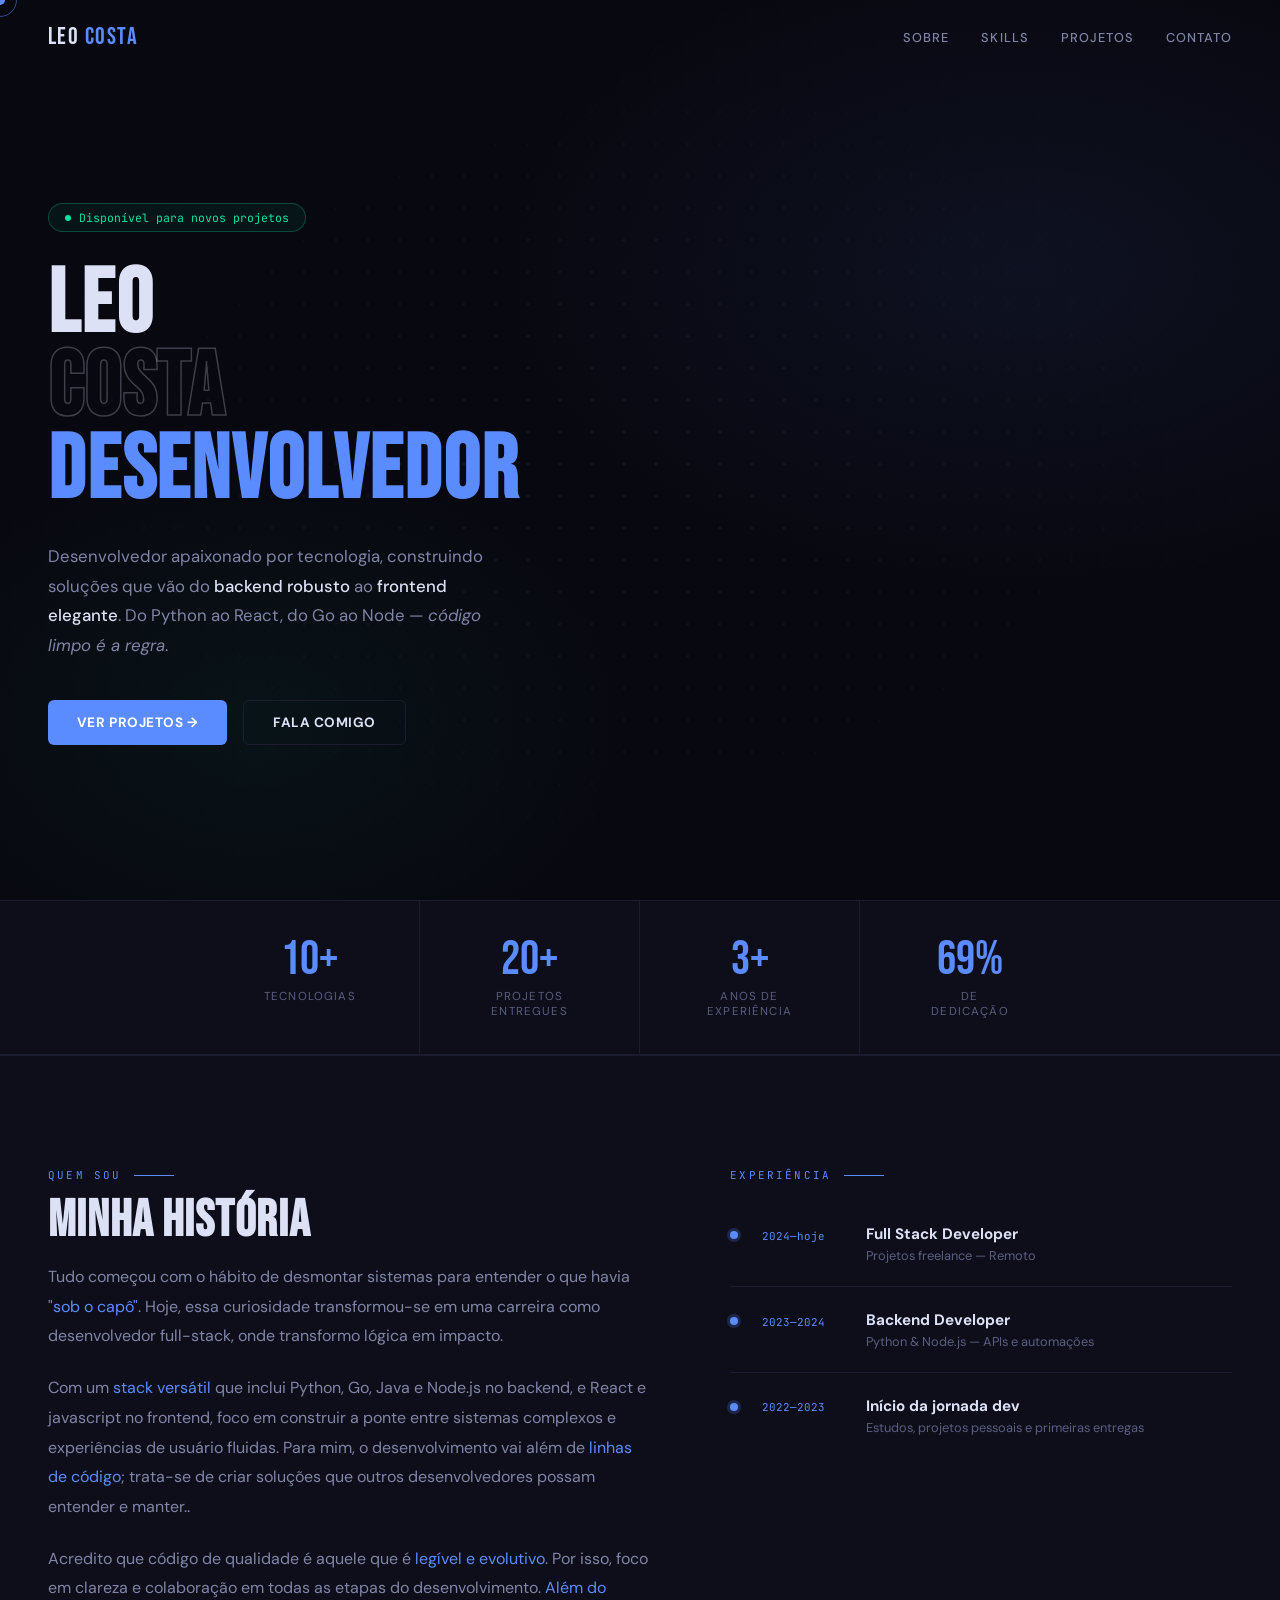
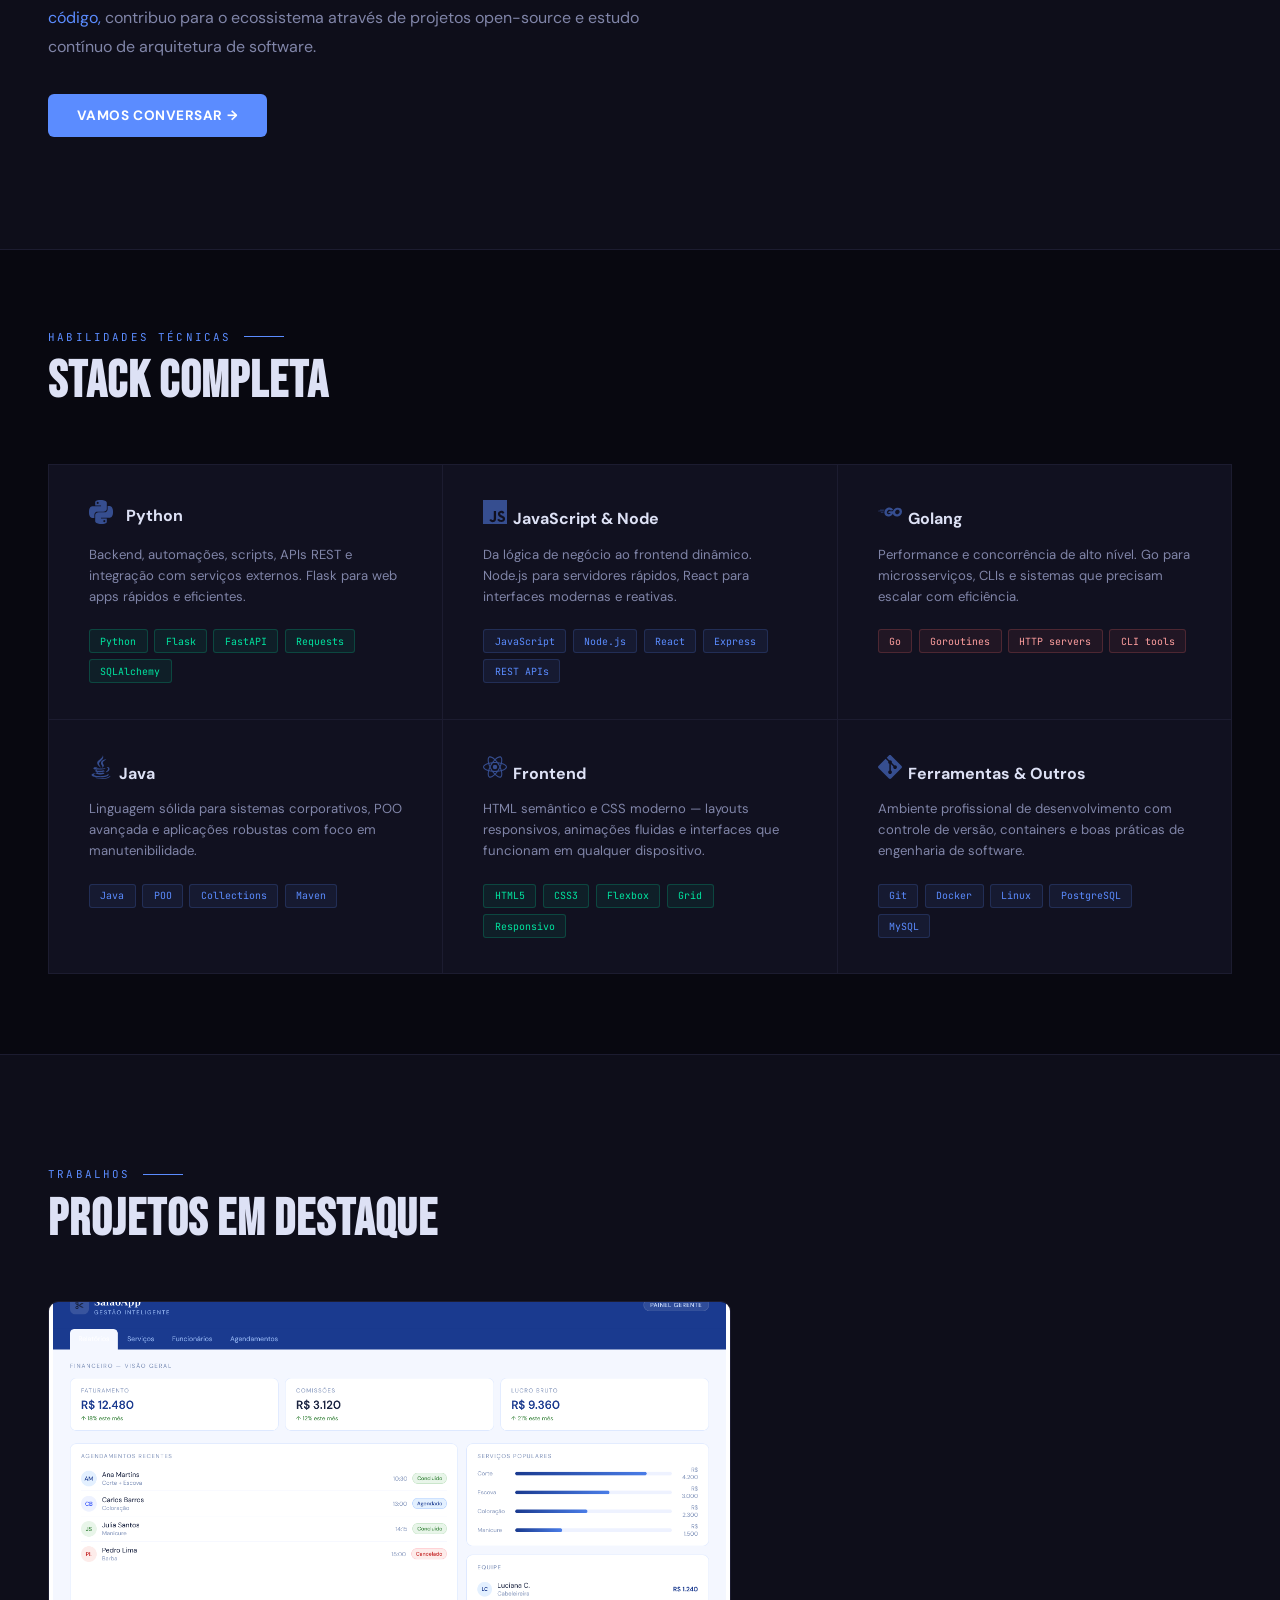
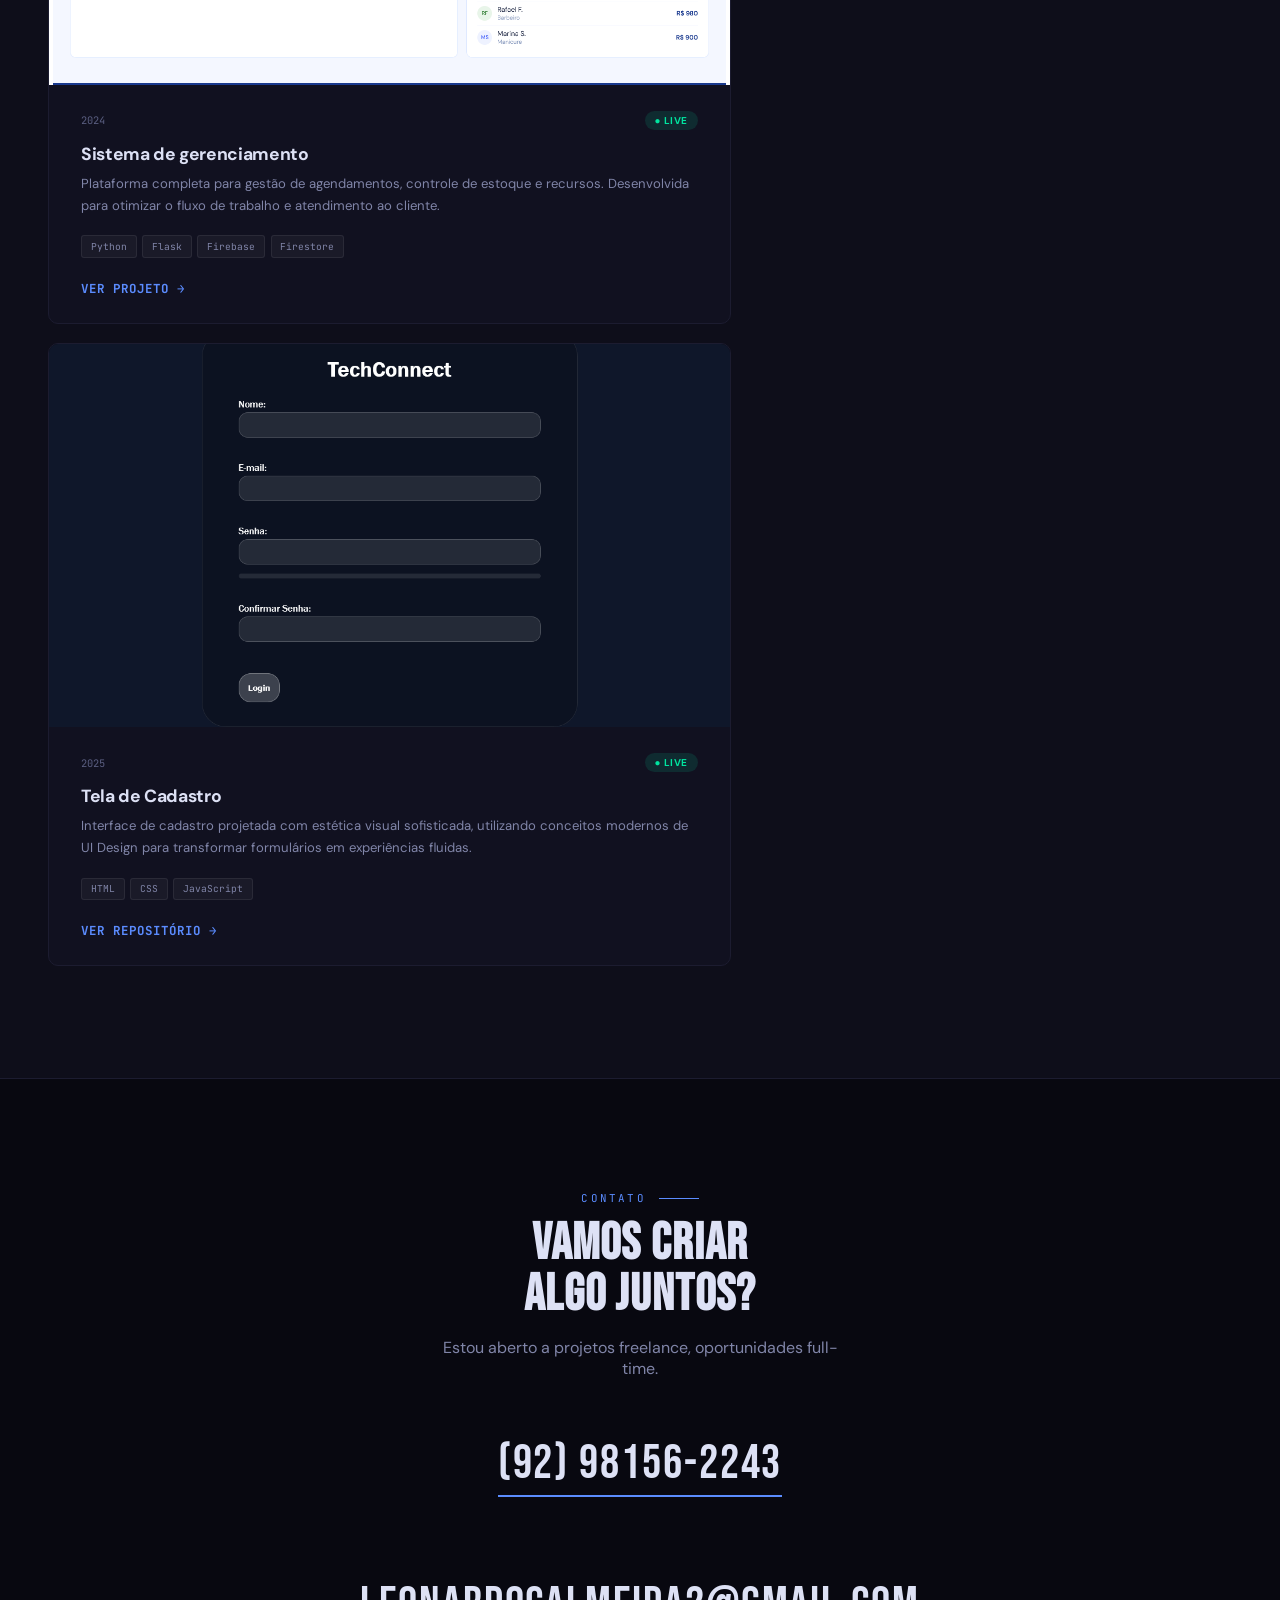
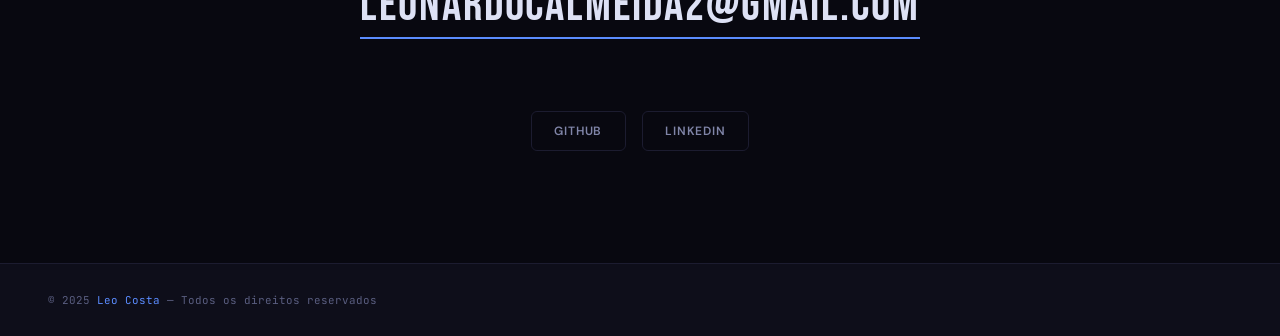
<file: index.html>
<!DOCTYPE html>
<html lang="pt-BR">
<head>
<meta charset="UTF-8">
<meta name="viewport" content="width=device-width, initial-scale=1.0">
<title>Leo Costa — Desenvolvedor</title>
<link rel="stylesheet" href="style.css">
<link href="https://fonts.googleapis.com/css2?family=Bebas+Neue&family=DM+Sans:ital,wght@0,300;0,400;0,500;0,700;1,300&family=JetBrains+Mono:wght@400;700&display=swap" rel="stylesheet">
</head>
<body>

<div class="hero-bg"></div>
<div class="dots-bg"></div>
<div id="cur"></div>
<div id="cur-ring"></div>

<!-- ── NAV ── -->
<nav id="nav">
  <div class="nav-name">Leo<em> Costa</em></div>
  <ul class="nav-links">
    <li><a href="#about">Sobre</a></li>
    <li><a href="#skills">Skills</a></li>
    <li><a href="#projects">Projetos</a></li>
    <li><a href="#contact">Contato</a></li>
  </ul>
</nav>

<!-- ── HERO ── -->
<div style="max-width:1300px;margin:0 auto">
  <section id="hero">    
    <div class="hero-left">
      <div class="badge">Disponível para novos projetos</div>
      <h1>
        LEO<br>
        <span class="outline">COSTA</span><br>
        <span class="blue">DESENVOLVEDOR</span>
      </h1>
      <p class="hero-desc">
        Desenvolvedor apaixonado por tecnologia, construindo soluções que vão do <strong>backend robusto</strong> ao <strong>frontend elegante</strong>. Do Python ao React, do Go ao Node — <em>código limpo é a regra</em>.
      </p>
      <div class="hero-ctas">
        <a href="#projects" class="btn btn-fill">Ver projetos →</a>
        <a href="#contact" class="btn btn-outline">Fala comigo</a>
      </div>
    </div>

  </section>
</div>

<!-- ── STATS ── -->
<div class="stats-row">
  <div class="stat">
    <span class="stat-n" data-to="10">0</span>
    <span class="stat-l">Tecnologias</span>
  </div>
  <div class="stat">
    <span class="stat-n" data-to="20">0</span>
    <span class="stat-l">Projetos entregues</span>
  </div>
  <div class="stat">
    <span class="stat-n" data-to="3">0</span>
    <span class="stat-l">Anos de experiência </span>
  </div>
  <div class="stat">
    <span class="stat-n" data-to="100">0</span>
    <span class="stat-l"> de dedicação</span>
  </div>
</div>

<!-- ── ABOUT ── -->
<section id="about" class="section">
  <div class="sec-inner">
    <div class="about-grid">
      <div class="about-story reveal">
        <div class="sec-eyebrow">Quem sou</div>
        <h2 class="sec-title">Minha história</h2>
        <p>
         Tudo começou com o hábito de desmontar sistemas para entender o que havia <em>"sob o capô"</em>. Hoje, essa curiosidade transformou-se em uma carreira como desenvolvedor full-stack, onde transformo lógica em impacto.
        </p>
        <p>
          Com um <em>stack versátil </em>que inclui Python, Go, Java e Node.js no backend, e React e javascript no frontend, foco em construir a ponte entre sistemas complexos e experiências de usuário fluidas. Para mim, o desenvolvimento vai além de <em>linhas de código</em>; trata-se de criar soluções que outros desenvolvedores possam entender e manter..
        </p>
        <p>
        Acredito que código de qualidade é aquele que é <em>legível e evolutivo</em>. Por isso, foco em clareza e colaboração em todas as etapas do desenvolvimento. <em>Além do código,</em> contribuo para o ecossistema através de projetos open-source e estudo contínuo de arquitetura de software.
        </p>
        <div style="margin-top:2rem">
          <a href="#contact" class="btn btn-fill">Vamos conversar →</a>
        </div>
      </div>

      <div class="reveal">
        <div class="sec-eyebrow" style="margin-bottom:1.2rem">Experiência</div>
        <div class="timeline">
          <div class="tl-item">
            <div class="tl-dot"></div>
            <div class="tl-year">2024—hoje</div>
            <div class="tl-content">
              <div class="tl-role">Full Stack Developer</div>
              <div class="tl-co">Projetos freelance — Remoto</div>
            </div>
          </div>
          <div class="tl-item">
            <div class="tl-dot"></div>
            <div class="tl-year">2023—2024</div>
            <div class="tl-content">
              <div class="tl-role">Backend Developer</div>
              <div class="tl-co">Python & Node.js — APIs e automações</div>
            </div>
          </div>
          <div class="tl-item">
            <div class="tl-dot"></div>
            <div class="tl-year">2022—2023</div>
            <div class="tl-content">
              <div class="tl-role">Início da jornada dev</div>
              <div class="tl-co">Estudos, projetos pessoais e primeiras entregas</div>
            </div>
          </div>
        </div>
      </div>
    </div>
  </div>
</section>

<!-- ── SKILLS ── -->
<section id="skills" class="section" style="padding-top:5rem;padding-bottom:5rem">
  <div class="sec-inner">
    <div class="sec-eyebrow reveal">Habilidades técnicas</div>
    <h2 class="sec-title reveal">Stack completa</h2>

    <div class="skills-wrap reveal">
      <div class="skill-block">
        <div class="skill-header">
          <span class="skill-ico"><img src="logos/python(1).svg" alt="Python" class="skill-icon-img"></span>
          <span class="skill-name">Python</span>
        </div>
        <div class="skill-desc">Backend, automações, scripts, APIs REST e integração com serviços externos. Flask para web apps rápidos e eficientes.</div>
        <div class="pills">
          <span class="pill green">Python</span>
          <span class="pill green">Flask</span>
          <span class="pill green">FastAPI</span>
          <span class="pill green">Requests</span>
          <span class="pill green">SQLAlchemy</span>
        </div>
      </div>

      <div class="skill-block">
        <div class="skill-header">
          <span class="skill-ico"><img src="logos/javascript(1).svg" class="skill-icon-img"</span>
          <span class="skill-name">JavaScript & Node</span>
        </div>
        <div class="skill-desc">Da lógica de negócio ao frontend dinâmico. Node.js para servidores rápidos, React para interfaces modernas e reativas.</div>
        <div class="pills">
          <span class="pill">JavaScript</span>
          <span class="pill">Node.js</span>
          <span class="pill">React</span>
          <span class="pill">Express</span>
          <span class="pill">REST APIs</span>
        </div>
      </div>

      <div class="skill-block">
        <div class="skill-header">
          <span class="skill-ico"><img src="logos/go(1).svg" class="skill-icon-img"</span>
          <span class="skill-name">Golang</span>
        </div>
        <div class="skill-desc">Performance e concorrência de alto nível. Go para microsserviços, CLIs e sistemas que precisam escalar com eficiência.</div>
        <div class="pills">
          <span class="pill red">Go</span>
          <span class="pill red">Goroutines</span>
          <span class="pill red">HTTP servers</span>
          <span class="pill red">CLI tools</span>
        </div>
      </div>

      <div class="skill-block">
        <div class="skill-header">
          <span class="skill-ico"><img src="logos/icons8-java.svg" class="skill-icon-img"</span>
          <span class="skill-name">Java</span>
        </div>
        <div class="skill-desc">Linguagem sólida para sistemas corporativos, POO avançada e aplicações robustas com foco em manutenibilidade.</div>
        <div class="pills">
          <span class="pill">Java</span>
          <span class="pill">POO</span>
          <span class="pill">Collections</span>
          <span class="pill">Maven</span>
        </div>
      </div>

      <div class="skill-block">
        <div class="skill-header">
          <span class="skill-ico"><img src="logos/react(1).svg" class="skill-icon-img"</span>
          <span class="skill-name">Frontend</span>
        </div>
        <div class="skill-desc">HTML semântico e CSS moderno — layouts responsivos, animações fluidas e interfaces que funcionam em qualquer dispositivo.</div>
        <div class="pills">
          <span class="pill green">HTML5</span>
          <span class="pill green">CSS3</span>
          <span class="pill green">Flexbox</span>
          <span class="pill green">Grid</span>
          <span class="pill green">Responsivo</span>
        </div>
      </div>

      <div class="skill-block">
        <div class="skill-header">
          <span class="skill-ico"><img src="logos/git(1).svg" class="skill-icon-img"</span>
          <span class="skill-name">Ferramentas & Outros</span>
        </div>
        <div class="skill-desc">Ambiente profissional de desenvolvimento com controle de versão, containers e boas práticas de engenharia de software.</div>
        <div class="pills">
          <span class="pill">Git</span>
          <span class="pill">Docker</span>
          <span class="pill">Linux</span>
          <span class="pill">PostgreSQL</span>
          <span class="pill">MySQL</span>
        </div>
      </div>
    </div>
  </div>
</section>

<!-- ── PROJECTS ── -->
<section id="projects" class="section">
  <div class="sec-inner">
    <div class="sec-eyebrow reveal">Trabalhos</div>
    <h2 class="sec-title reveal">Projetos em destaque</h2>
    <p class="reveal" style="color:var(--muted2);font-size:.85rem;margin-bottom:.5rem">
      <span style="color:var(--muted);font-family:'JetBrains Mono',monospace"></span> 
    </p>

    <div class="proj-grid">

      <!-- Projeto 1 — grande -->
      <div class="proj-card col7 reveal">
        <img src="logos/Screenshot 2026-04-27 at 15-35-31 .png"   alt="Projeto API REST com Python & Flask" class="proj-img"> 
        
        
        <div class="proj-body">
          <div class="proj-meta">
            <span class="proj-year">2024</span>
            <span class="proj-status s-live">● Live</span>
          </div>
          <div class="proj-title">Sistema de gerenciamento</div>
          <div class="proj-desc">Plataforma completa para gestão de agendamentos, controle de estoque e recursos. Desenvolvida para otimizar o fluxo de trabalho e atendimento ao cliente.</div>
          <div class="proj-stack">
            <span class="stk">Python</span><span class="stk">Flask</span><span class="stk">Firebase</span>
            <span class="stk">Firestore</span>
          </div>
          <div class="proj-link-wrap">
      <a href="https://sistema-app-mbfu.onrender.com" 
         class="proj-link" 
         target="_blank" 
         rel="noopener noreferrer">
         Ver Projeto →
      </a>
    </div>
          </div>
        </div>
      

      <!-- Projeto 2 — pequeno -->
      <div class="proj-card col7 reveal">
         <img src="logos/tec login.png" alt="tela de cadastro" class="proj-img"
        </div>
        <div class="proj-body">
          <div class="proj-meta">
            <span class="proj-year">2025</span>
            <span class="proj-status s-live">● Live</span>
          </div>
          <div class="proj-title">Tela de Cadastro</div>
          <div class="proj-desc">Interface de cadastro projetada com estética visual sofisticada, utilizando conceitos modernos de UI Design para transformar formulários em experiências fluidas.</div>
          <div class="proj-stack">
            <span class="stk">HTML</span><span class="stk">CSS</span><span class="stk">JavaScript</span>
          </div>
          <div class="proj-link-wrap">
          <a href="https://leocosta06.github.io/cadastro-inteligente/"  
         class="proj-link" 
         target="_blank" 
         rel="noopener noreferrer">
         Ver Repositório →
        </a>
            
          </div>
        </div>
      </div>
    </div>
     

    </div>
  </div>
</section>

<!-- ── CONTACT ── -->
<section id="contact" class="section">
  <div class="sec-inner">
    <div class="contact-inner">
      <div class="sec-eyebrow reveal" style="justify-content:center">Contato</div>
      <h2 class="sec-title reveal" style="text-align:center">VAMOS CRIAR<br>ALGO JUNTOS?</h2>
      <p class="reveal" style="color:var(--muted2);text-align:center;max-width:420px;margin:0 auto">
        Estou aberto a projetos freelance, oportunidades full-time.
      </p>

      <div style="text-align:center; margin-top: 1rem;">
        <a href="https://wa.me/5592981562243" target="_blank" rel="noopener noreferrer" class ="contact-phone">
          (92) 98156-2243
        </a>
      </div>
      <div style="text-align:center">
        <a href="mailto:leonardocalmeida2@gmail.com" class="big-email reveal">
          LEONARDOCALMEIDA2@GMAIL.COM
        </a>
      </div>

      <div class="socials reveal">
        <a href="https://github.com/leocosta06" target="_blank" rel="noopener noreferrer" class="soc-btn">GitHub</a>
        <a href="https://www.linkedin.com/in/leonardo-costa-828502265" target="_blank" rel="noopener noreferrer" class="soc-btn">LinkedIn</a>
      </div>
    </div>
  </div>
</section>

<!-- ── FOOTER ── -->
<footer>
  <div class="foot-mono">© 2025 <em>Leo Costa</em> — Todos os direitos reservados</div>
</footer>



<script src="script.js"></script>
</body>
</html>
</file>
<file: style.css>
:root {
  --bg: #080810;
  --surface: #0e0e1a;
  --card: #111120;
  --border: #1c1c30;
  --accent: #5b8cff;
  --accent-glow: rgba(91,140,255,0.18);
  --accent2: #ff6b6b;
  --accent3: #00e5a0;
  --text: #dde1f5;
  --muted: #5a5e80;
  --muted2: #8085a8;
}
*,*::before,*::after{box-sizing:border-box;margin:0;padding:0}
html{scroll-behavior:smooth}
body{
  background:var(--bg);
  color:var(--text);
  font-family:'DM Sans',sans-serif;
  overflow-x:hidden;
  cursor:none;
}

/* ── CURSOR ── */
#cur{
  position:fixed;width:10px;height:10px;
  background:var(--accent);border-radius:50%;
  pointer-events:none;z-index:9999;
  transform:translate(-50%,-50%);
  transition:transform .12s,background .2s;
}
#cur-ring{
  position:fixed;width:34px;height:34px;
  border:1.5px solid rgb(91,140,255,.5);
  border-radius:50%;pointer-events:none;z-index:9998;
  transform:translate(-50%,-50%);
  transition:width .25s,height .25s,opacity .25s;
}
a:hover~#cur,button:hover~#cur{transform:translate(-50%,-50%) scale(3)}

/* ── NAV ── */
nav{
  position:fixed;top:0;left:0;right:0;z-index:500;
  padding:1.4rem 3rem;
  display:flex;justify-content:space-between;align-items:center;
  transition:all .3s;
}
nav.scrolled{
  background:rgba(8,8,16,.88);
  backdrop-filter:blur(18px);
  border-bottom:1px solid var(--border);
}
.nav-name{
  font-family:'Bebas Neue',sans-serif;
  font-size:1.5rem;letter-spacing:.06em;
  color:var(--text);
}
.nav-name em{color:var(--accent);font-style:normal}
.nav-links{display:flex;gap:2rem;list-style:none}
.nav-links a{
  font-size:.8rem;font-weight:500;
  color:var(--muted2);text-decoration:none;
  letter-spacing:.08em;text-transform:uppercase;
  transition:color .2s;
}
.nav-links a:hover{color:var(--accent)}

/* ── HERO ── */
#hero{
  min-height:100vh;
  display:grid;
  grid-template-columns:1fr 1fr;
  align-items:center;
  gap:4rem;
  padding:7rem 3rem 4rem;
  position:relative;
  overflow:hidden;
  max-width:1300px;
  margin:0 auto;
}

.hero-bg{
  position:fixed;inset:0;z-index:-1;
  background:
    radial-gradient(ellipse 70% 60% at 80% 30%, rgba(91,140,255,.07) 0%, transparent 60%),
    radial-gradient(ellipse 50% 50% at 20% 80%, rgba(0,229,160,.05) 0%, transparent 60%),
    var(--bg);
}
/* animated dots grid */
.dots-bg{
  position:fixed;inset:0;z-index:-1;
  background-image:radial-gradient(circle, rgba(91,140,255,.12) 1px, transparent 1px);
  background-size:32px 32px;
  mask-image:radial-gradient(ellipse 80% 80% at 50% 50%, black, transparent);
}

.hero-left{position:relative;z-index:1}

.badge{
  display:inline-flex;align-items:center;gap:.5rem;
  font-family:'JetBrains Mono',monospace;
  font-size:.72rem;color:var(--accent3);
  border:1px solid rgba(0,229,160,.25);
  background:rgba(0,229,160,.06);
  padding:.35rem 1rem;border-radius:100px;
  margin-bottom:2rem;
  animation:fadeUp .5s ease both;
}
.badge::before{
  content:'';width:6px;height:6px;
  background:var(--accent3);border-radius:50%;
  animation:pulse 2s ease-in-out infinite;
}
@keyframes pulse{0%,100%{opacity:1;transform:scale(1)}50%{opacity:.4;transform:scale(.6)}}

h1{
  font-family:'Bebas Neue',sans-serif;
  font-size:clamp(4rem,7vw,7.5rem);
  line-height:.93;
  letter-spacing:.02em;
  margin-bottom:1.8rem;
  animation:fadeUp .5s .1s ease both;
}
h1 .outline{
  -webkit-text-stroke:1.5px rgba(221,225,245,.25);
  color:transparent;
}
h1 .blue{color:var(--accent)}

.hero-desc{
  font-size:1.05rem;
  color:var(--muted2);
  line-height:1.75;
  max-width:440px;
  margin-bottom:2.5rem;
  animation:fadeUp .5s .2s ease both;
}
.hero-desc strong{color:var(--text);font-weight:500}

.hero-ctas{
  display:flex;gap:1rem;flex-wrap:wrap;
  animation:fadeUp .5s .3s ease both;
}
.btn{
  display:inline-flex;align-items:center;gap:.5rem;
  padding:.8rem 1.8rem;border-radius:6px;
  font-weight:700;font-size:.85rem;
  text-decoration:none;letter-spacing:.04em;
  text-transform:uppercase;transition:all .22s;
  cursor:none;border:none;
}
.btn-fill{background:var(--accent);color:#fff}
.btn-fill:hover{background:#7aaeff;transform:translateY(-2px);box-shadow:0 8px 28px rgba(91,140,255,.35)}
.btn-outline{background:transparent;color:var(--text);border:1px solid var(--border)}
.btn-outline:hover{border-color:var(--accent);color:var(--accent);transform:translateY(-2px)}

/* ── FOTO ── */
.hero-right{
  position:relative;z-index:1;
  display:flex;justify-content:center;align-items:center;
  animation:fadeUp .5s .15s ease both;
}
.photo-wrapper{
  position:relative;
  width:340px;height:400px;
}
.photo-frame{
  width:100%;height:100%;
  border-radius:16px;
  overflow:hidden;
  border:1px solid var(--border);
  position:relative;
  background:var(--card);
}
.photo-frame img{
  width:100%;height:100%;
  object-fit:cover;
  display:block;
  transition:transform .4s;
}
.photo-frame:hover img{transform:scale(1.04)}

/* placeholder quando sem imagem */
.photo-placeholder{
  width:100%;height:100%;
  display:flex;flex-direction:column;
  align-items:center;justify-content:center;
  gap:1rem;color:var(--muted);
  font-family:'JetBrains Mono',monospace;
  font-size:.75rem;text-align:center;
  padding:2rem;
}
.photo-placeholder svg{opacity:.3}

.photo-corner{
  position:absolute;
  width:24px;height:24px;
  border-color:var(--accent);border-style:solid;
}
.pc-tl{top:-8px;left:-8px;border-width:2px 0 0 2px}
.pc-tr{top:-8px;right:-8px;border-width:2px 2px 0 0}
.pc-bl{bottom:-8px;left:-8px;border-width:0 0 2px 2px}
.pc-br{bottom:-8px;right:-8px;border-width:0 2px 2px 0}

.photo-tag{
  position:absolute;
  bottom:-16px;left:50%;transform:translateX(-50%);
  background:var(--card);
  border:1px solid var(--border);
  border-radius:8px;
  padding:.75rem 1.25rem;
  white-space:nowrap;
  font-family:'JetBrains Mono',monospace;
  font-size:.7rem;color:var(--accent);
  box-shadow:0 8px 32px rgba(0,0,0,.5);
}

/* ── STATS ── */
.stats-row{
  background:var(--surface);
  border-top:1px solid var(--border);
  border-bottom:1px solid var(--border);
  display:flex;justify-content:center;
}
.stat{
  padding:2.2rem 4rem;
  text-align:center;
  border-right:1px solid var(--border);
  flex:1;max-width:220px;
}
.stat:last-child{border-right:none}
.stat-n{
  font-family:'Bebas Neue',sans-serif;
  font-size:3rem;color:var(--accent);
  display:block;line-height:1;
}
.stat-l{
  font-size:.72rem;color:var(--muted);
  text-transform:uppercase;letter-spacing:.1em;
  margin-top:.3rem;display:block;
}

/* ── SECTIONS COMMON ── */
.section{padding:7rem 3rem}
.sec-inner{max-width:1200px;margin:0 auto}
.sec-eyebrow{
  font-family:'JetBrains Mono',monospace;
  font-size:.68rem;color:var(--accent);
  text-transform:uppercase;letter-spacing:.2em;
  margin-bottom:.8rem;
  display:flex;align-items:center;gap:.8rem;
}
.sec-eyebrow::after{content:'';width:40px;height:1px;background:var(--accent);display:inline-block}
.sec-title{
  font-family:'Bebas Neue',sans-serif;
  font-size:clamp(2.5rem,4vw,4rem);
  letter-spacing:.02em;
  line-height:1;
  margin-bottom:1rem;
}

.reveal{opacity:0;transform:translateY(36px);transition:opacity .7s ease,transform .7s ease}
.reveal.on{opacity:1;transform:translateY(0)}

/* ── ABOUT ── */
#about{background:var(--surface);border-top:1px solid var(--border);border-bottom:1px solid var(--border)}
.about-grid{
  display:grid;
  grid-template-columns:1.2fr 1fr;
  gap:5rem;align-items:start;
}
.about-story p{
  font-size:1rem;color:var(--muted2);
  line-height:1.85;margin-bottom:1.4rem;
}
.about-story p strong{color:var(--text);font-weight:500}
.about-story p em{color:var(--accent);font-style:normal}

.timeline{display:flex;flex-direction:column;gap:0}
.tl-item{
  display:flex;gap:1.5rem;
  padding:1.4rem 0;
  border-bottom:1px solid var(--border);
  position:relative;
}
.tl-item:last-child{border-bottom:none}
.tl-dot{
  width:8px;height:8px;
  border-radius:50%;
  background:var(--accent);
  margin-top:.45rem;
  flex-shrink:0;
  box-shadow:0 0 0 3px rgba(91,140,255,.2);
}
.tl-year{
  font-family:'JetBrains Mono',monospace;
  font-size:.68rem;color:var(--accent);
  white-space:nowrap;
  margin-top:.3rem;
  min-width:80px;
}
.tl-content{}
.tl-role{font-weight:700;font-size:.95rem}
.tl-co{font-size:.8rem;color:var(--muted);margin-top:.2rem}

/* ── SKILLS ── */
#skills{}
.skills-wrap{
  display:grid;
  grid-template-columns:repeat(auto-fit,minmax(300px,1fr));
  gap:1px;
  border:1px solid var(--border);
  background:var(--border);
  margin-top:3.5rem;
}
.skill-block{
  background:var(--card);
  padding:2.2rem 2.5rem;
  transition:background .25s;
  position:relative;overflow:hidden;
}
.skill-block::after{
  content:'';
  position:absolute;bottom:0;left:0;right:0;height:2px;
  background:linear-gradient(90deg,var(--accent),var(--accent3));
  transform:scaleX(0);transform-origin:left;
  transition:transform .4s;
}
.skill-block:hover{background:#141426}
.skill-block:hover::after{transform:scaleX(1)}

.skill-header{display:flex;align-items:center;gap:.8rem;margin-bottom:.8rem}
.skill-ico{font-size:1.5rem}
.skill-name{font-size:1rem;font-weight:700}
.skill-desc{font-size:.82rem;color:var(--muted2);line-height:1.6;margin-bottom:1.4rem}

.pills{display:flex;flex-wrap:wrap;gap:.4rem}
.pill{
  font-family:'JetBrains Mono',monospace;
  font-size:.62rem;
  padding:.28rem .65rem;border-radius:3px;
  background:rgba(91,140,255,.08);
  color:var(--accent);
  border:1px solid rgba(91,140,255,.18);
  transition:background .2s;
}
.pill:hover{background:rgba(91,140,255,.16)}
.pill.green{background:rgba(0,229,160,.07);color:var(--accent3);border-color:rgba(0,229,160,.2)}
.pill.red{background:rgba(255,107,107,.07);color:#ff9f9f;border-color:rgba(255,107,107,.2)}
.skill-icon-img {
  width: 24px; 
  height: auto;
}

/* ── PROJECTS ── */
#projects{background:var(--surface);border-top:1px solid var(--border);border-bottom:1px solid var(--border)}
.proj-grid{
  display:grid;
  grid-template-columns:repeat(12,1fr);
  gap:1.2rem;
  margin-top:3.5rem;
}
.proj-card{
  background:var(--card);
  border:1px solid var(--border);
  border-radius:10px;
  overflow:hidden;
  transition:transform .3s,border-color .3s,box-shadow .3s;
  cursor:none;
}
.proj-card:hover{
  transform:translateY(-5px);
  border-color:rgba(91,140,255,.35);
  box-shadow:0 16px 50px rgba(0,0,0,.5),0 0 0 1px rgba(91,140,255,.1);
}
.proj-card.col7{grid-column:span 7}
.proj-card.col5{grid-column:span 5}
.proj-card.col4{grid-column:span 4}
.proj-card.col12{grid-column:span 12}

/* ── IMAGEM DO PROJETO ── */
.proj-img{
  width:100%;
  aspect-ratio:16/9;
  object-fit:cover;
  display:block;
  background:var(--surface);
}
.proj-img-placeholder{
  width:100%;
  aspect-ratio:16/9;
  display:flex;align-items:center;justify-content:center;
  font-size:2.8rem;
  position:relative;
  overflow:hidden;
}
.proj-img-placeholder span{position:relative;z-index:1;filter:drop-shadow(0 0 16px currentColor)}

/* gradientes por projeto */
.grad-1{background:linear-gradient(135deg,#0d1117 0%,#161b22 50%,#0d1b33 100%)}
.grad-2{background:linear-gradient(135deg,#0f0c29 0%,#1a0040 50%,#0f2027 100%)}
.grad-3{background:linear-gradient(135deg,#0f2027 0%,#103040 50%,#0f3460 100%)}
.grad-4{background:linear-gradient(135deg,#1a0020 0%,#2d0050 50%,#0d0020 100%)}

.proj-body{padding:1.6rem 2rem}
.proj-meta{display:flex;align-items:center;justify-content:space-between;margin-bottom:.8rem}
.proj-year{font-family:'JetBrains Mono',monospace;font-size:.65rem;color:var(--muted)}
.proj-status{
  font-size:.62rem;font-weight:700;
  padding:.2rem .6rem;border-radius:100px;
  text-transform:uppercase;letter-spacing:.06em;
}
.s-live{background:rgba(0,229,160,.12);color:var(--accent3)}
.s-wip{background:rgba(255,107,107,.12);color:#ff9f9f}

.proj-title{font-size:1.1rem;font-weight:700;margin-bottom:.5rem;letter-spacing:-.02em}
.proj-desc{font-size:.82rem;color:var(--muted2);line-height:1.65;margin-bottom:1.2rem}
.proj-stack{display:flex;flex-wrap:wrap;gap:.35rem;margin-bottom:1.2rem}
.stk{
  font-family:'JetBrains Mono',monospace;font-size:.6rem;
  padding:.22rem .55rem;border-radius:3px;
  background:rgba(255,255,255,.04);color:var(--muted2);
  border:1px solid rgba(255,255,255,.07);
}

/* EDITABLE LINK */
.proj-link-wrap{position:relative;display:inline-block}
.proj-link{
  display:inline-flex;align-items:center;gap:.4rem;
  font-size:.78rem;font-weight:700;
  color:var(--accent);text-decoration:none;
  text-transform:uppercase;letter-spacing:.08em;
  transition:gap .2s;
  font-family:'JetBrains Mono',monospace;
}
.proj-link:hover{gap:.8rem}
.proj-link.empty{
  color:var(--muted);
  border-bottom:1px dashed var(--muted);
  cursor:pointer;
}
.link-hint{
  position:absolute;bottom:calc(100% + 6px);left:0;
  background:#1a1a30;border:1px solid var(--border);
  border-radius:6px;padding:.5rem .9rem;
  font-size:.68rem;color:var(--muted2);white-space:nowrap;
  pointer-events:none;opacity:0;
  transition:opacity .2s;
  font-family:'JetBrains Mono',monospace;
}
.proj-link.empty:hover+.link-hint{opacity:1}

/* ── EDIT MODAL ── */
.modal-overlay{
  position:fixed;inset:0;background:rgba(0,0,0,.7);
  backdrop-filter:blur(8px);
  z-index:800;display:none;
  align-items:center;justify-content:center;
}
.modal-overlay.open{display:flex}
.modal{
  background:var(--card);
  border:1px solid var(--border);
  border-radius:12px;
  padding:2.5rem;
  width:min(520px,90vw);
  position:relative;
}
.modal h3{
  font-family:'Bebas Neue',sans-serif;
  font-size:1.8rem;letter-spacing:.04em;
  margin-bottom:.3rem;
}
.modal p{font-size:.82rem;color:var(--muted);margin-bottom:1.8rem}
.modal label{
  display:block;font-size:.72rem;
  color:var(--muted2);text-transform:uppercase;
  letter-spacing:.08em;margin-bottom:.5rem;
  font-family:'JetBrains Mono',monospace;
}
.modal input,.modal input[type="url"]{
  width:100%;padding:.75rem 1rem;
  background:var(--surface);
  border:1px solid var(--border);border-radius:6px;
  color:var(--text);font-size:.9rem;
  font-family:'DM Sans',sans-serif;
  outline:none;transition:border-color .2s;
  margin-bottom:1.5rem;
}
.modal input:focus{border-color:var(--accent)}
.modal-btns{display:flex;gap:.8rem;justify-content:flex-end}
.modal-close{
  position:absolute;top:1.2rem;right:1.2rem;
  background:none;border:none;color:var(--muted);
  font-size:1.2rem;cursor:none;padding:.3rem;
  transition:color .2s;
}
.modal-close:hover{color:var(--text)}

/* ── CONTACT ── */
#contact {
  text-align: center;
}

.contact-inner {
  max-width: 640px;
  margin: 0 auto;
}


.contact-phone 
{
  display: inline-block;
  font-family: 'Bebas Neue', sans-serif;
  font-size: clamp(1.8rem, 4vw, 3rem);
  color: var(--text);
  text-decoration: none;
  letter-spacing: .04em;
  margin: 2.5rem 0;
  border-bottom: 2px solid var(--accent);
  padding-bottom: .2rem;
  transition: color .2s;
}

.contact-phone:hover {
  opacity: 0.8;
}

.big-email {
  display: inline-block;
  font-family: 'Bebas Neue', sans-serif;
  font-size: clamp(1.8rem, 4vw, 3rem);
  color: var(--text);
  text-decoration: none;
  letter-spacing: .04em;
  margin: 2.5rem 0;
  border-bottom: 2px solid var(--accent);
  padding-bottom: .2rem;
  transition: color .2s;
}

.big-email:hover {
  color: var(--accent);
}

.socials {
  display: flex;
  justify-content: center;
  gap: 1rem;
  flex-wrap: wrap;
  margin-top: 2rem;
}

.soc-btn {
  display: inline-flex;
  align-items: center;
  gap: .5rem;
  padding: .7rem 1.4rem;
  border: 1px solid var(--border);
  border-radius: 6px;
  font-size: .75rem;
  font-weight: 600;
  color: var(--muted2);
  text-decoration: none;
  text-transform: uppercase;
  letter-spacing: .07em;
  transition: all .2s;
  cursor: none;
}

.soc-btn:hover {
  color: var(--accent);
  border-color: rgba(91, 140, 255, 0.4);
  background: rgba(91, 140, 255, 0.06);
}

/* ── FOOTER ── */
footer{
  border-top:1px solid var(--border);
  background:var(--surface);
  padding:1.8rem 3rem;
  display:flex;justify-content:space-between;align-items:center;
}
.foot-mono{
  font-family:'JetBrains Mono',monospace;
  font-size:.68rem;color:var(--muted);
}
.foot-mono em{color:var(--accent);font-style:normal}

@keyframes fadeUp{from{opacity:0;transform:translateY(28px)}to{opacity:1;transform:translateY(0)}}

@media(max-width:900px){
  #hero{grid-template-columns:1fr;padding:6rem 1.5rem 3rem;gap:3rem}
  .hero-right{order:-1}
  .photo-wrapper{width:220px;height:260px}
  nav{padding:1.2rem 1.5rem}
  .nav-links{display:none}
  .section{padding:5rem 1.5rem}
  .about-grid{grid-template-columns:1fr;gap:3rem}
  .proj-card.col7,.proj-card.col5,.proj-card.col4{grid-column:span 12}
  footer{flex-direction:column;gap:.7rem;text-align:center}
  .stats-row{flex-wrap:wrap}
  .stat{min-width:50%;border-right:none;border-bottom:1px solid var(--border)}
}
</file>
